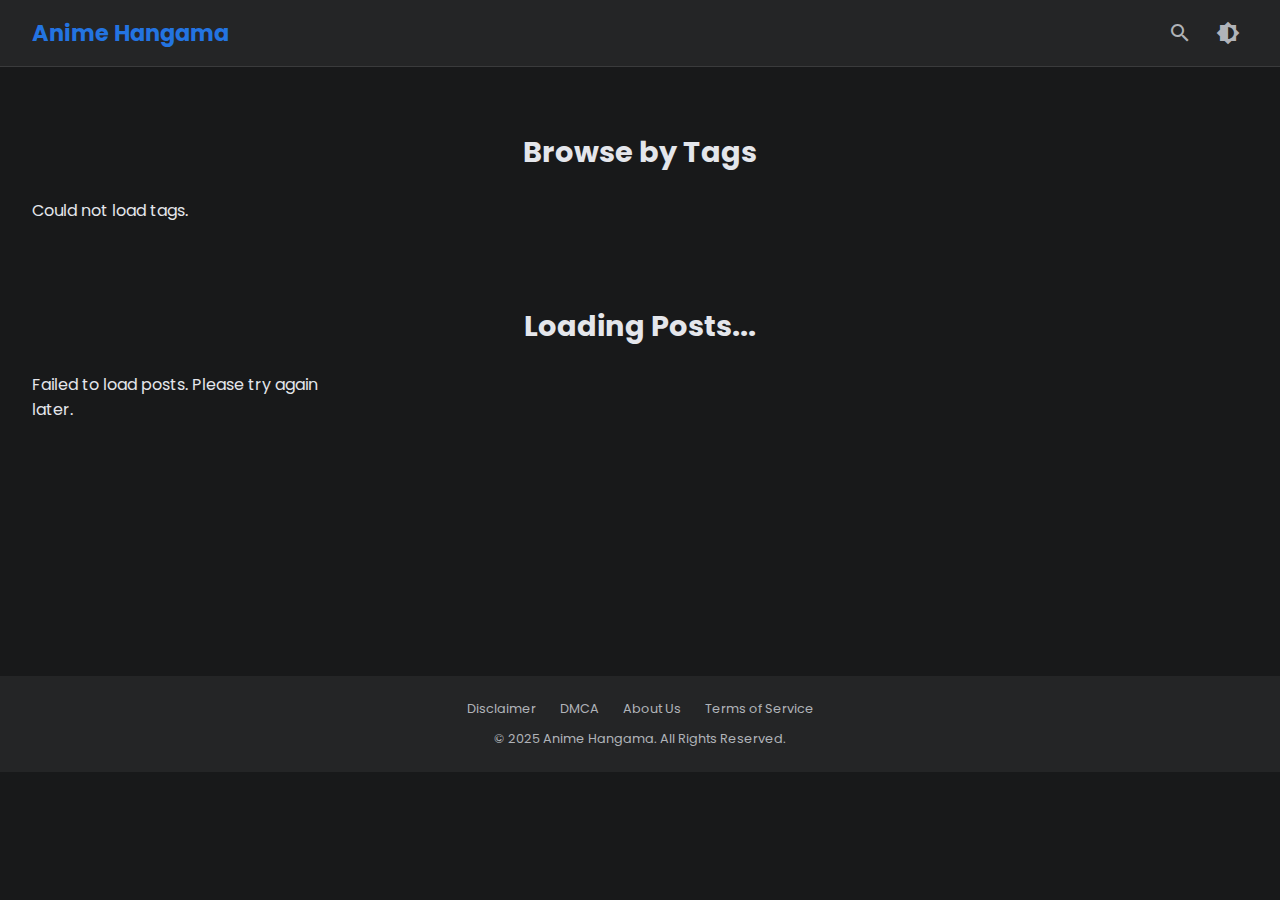
<file: index.html>
<!DOCTYPE html>
<html lang="en" data-theme="dark">
<head>
    <meta charset="UTF-8">
    <meta name="viewport" content="width=device-width, initial-scale=1.0">
    <title>Anime Hangama</title>
    <link href="https://fonts.googleapis.com/css2?family=Poppins:wght@400;600;700&display=swap" rel="stylesheet">
    <link href="https://fonts.googleapis.com/icon?family=Material+Icons" rel="stylesheet">
    <link rel="stylesheet" href="style.css">
</head>
<body>
    <header>
        <div class="container header-container">
            <a href="#" class="logo" id="logo">Anime Hangama</a>
            <nav>
                <div class="search-wrapper" id="searchWrapper">
                    <input type="text" id="searchInput" class="search-input" placeholder="Search..." aria-label="Search">
                    <ul id="search-history" role="listbox" aria-label="Search history"></ul>
                </div>
                <button class="search-icon-btn" id="searchIconBtn" aria-label="Toggle search"><i class="material-icons">search</i></button>
                <button class="theme-toggle-btn" id="themeToggle" aria-label="Toggle theme"><i class="material-icons">brightness_6</i></button>
            </nav>
        </div>
    </header>
    <main class="container">
        <div class="ad-space" id="ad-space-top"><p></p></div>
        <div class="filters-container">
            <h2 class="section-title">Browse by Tags</h2>
            <div class="tags-container">
                <div class="tags-slider" id="tagsSlider"></div>
            </div>
        </div>
        <h2 class="section-title" id="gridTitle">Latest Posts</h2>
        <div id="anime-grid"></div>
        <div class="pagination" id="pagination"></div>
        <div class="ad-space" id="ad-space-bottom"><p></p></div>
    </main>
    <footer>
        <div class="footer-links">
            <a href="disclaimer.html">Disclaimer</a>
            <a href="dmca.html">DMCA</a>
            <a href="about-us.html">About Us</a>
            <a href="terms-of-service.html">Terms of Service</a>
        </div>
        <p>© 2025 Anime Hangama. All Rights Reserved.</p>
    </footer>
    <script src="script.js"></script>
</body>
</html>
</file>
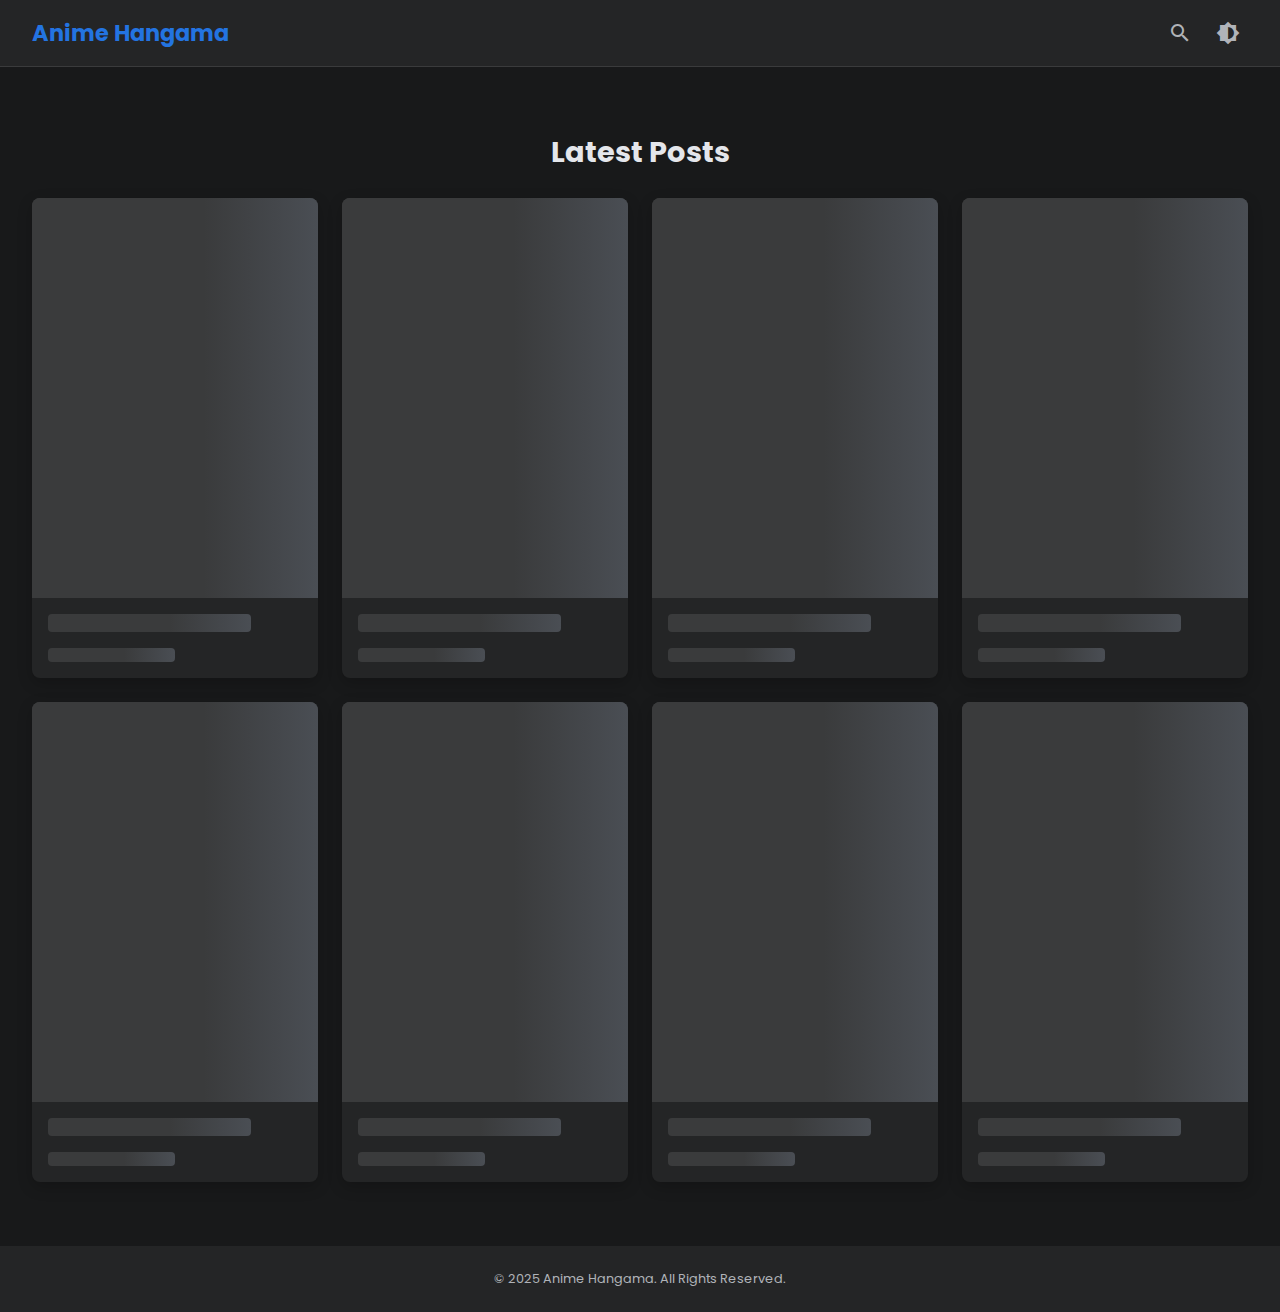
<file: Index.html>
<!DOCTYPE html>
<html lang="en" data-theme="dark">
<head>
    <meta charset="UTF-8">
    <meta name="viewport" content="width=device-width, initial-scale=1.0">
    <title>Anime Hangama</title>
    <link rel="stylesheet" href="style.css">
    <!-- Google Fonts & Icons -->
    <link href="https://fonts.googleapis.com/css2?family=Poppins:wght@400;600;700&display=swap" rel="stylesheet">
    <link href="https://fonts.googleapis.com/icon?family=Material+Icons" rel="stylesheet">
</head>
<body>

    <!-- ==================== Header ==================== -->
    <header>
        <div class="container header-container">
            <a href="#" class="logo">Anime Hangama</a>
            <nav>
                <div class="search-wrapper">
                    <input type="text" id="searchInput" class="search-input" placeholder="Search titles...">
                    <button class="search-icon-btn" id="searchIconBtn"><i class="material-icons">search</i></button>
                </div>
                <button class="theme-toggle-btn" id="themeToggle" title="Toggle Theme"><i class="material-icons">brightness_6</i></button>
            </nav>
        </div>
    </header>

    <main class="container">
        
        <!-- ==================== Ad Space (Top) ==================== -->
        <div class="ad-space" id="ad-space-top">
            <p><script type="text/javascript">
	atOptions = {
		'key' : '0dc39fcf5a51b8f5b9473304925acc62',
		'format' : 'iframe',
		'height' : 90,
		'width' : 728,
		'params' : {}
	};
</script>
<script type="text/javascript" src="//www.highperformanceformat.com/0dc39fcf5a51b8f5b9473304925acc62/invoke.js"></script></p>
        </div>

        <!-- ==================== Anime Grid Section ==================== -->
        <h2 class="section-title">Latest Posts</h2>
        <div id="anime-grid">
            <!-- Loading Spinner will be shown here initially -->
            <div class="grid-loader"></div>
        </div>
        
      
      
      <script async="async" data-cfasync="false" src="//pl27335470.profitableratecpm.com/2530496bd56455006dd04ad7f48ada10/invoke.js"></script>
      <div id="container-2530496bd56455006dd04ad7f48ada10"></div>
      
      
      
        <!-- ==================== Ad Space (Bottom) ==================== -->
        <div class="ad-space" id="ad-space-bottom">
            <p><script type="text/javascript">
	atOptions = {
		'key' : '9a3d6b9a7e39bbdf97996c8f632d7307',
		'format' : 'iframe',
		'height' : 250,
		'width' : 300,
		'params' : {}
	};
</script>
<script type="text/javascript" src="//www.highperformanceformat.com/9a3d6b9a7e39bbdf97996c8f632d7307/invoke.js"></script></p>
        </div>

    </main>

    <!-- ==================== Footer ==================== -->
    <footer>
        <p>© 2025 Anime Hangama. All Rights Reserved.</p>
    </footer>
  
  
  

    <!-- JavaScript File -->
    <script src="script.js"></script>
  
 
  
  
  
</body>
</html>
</file>
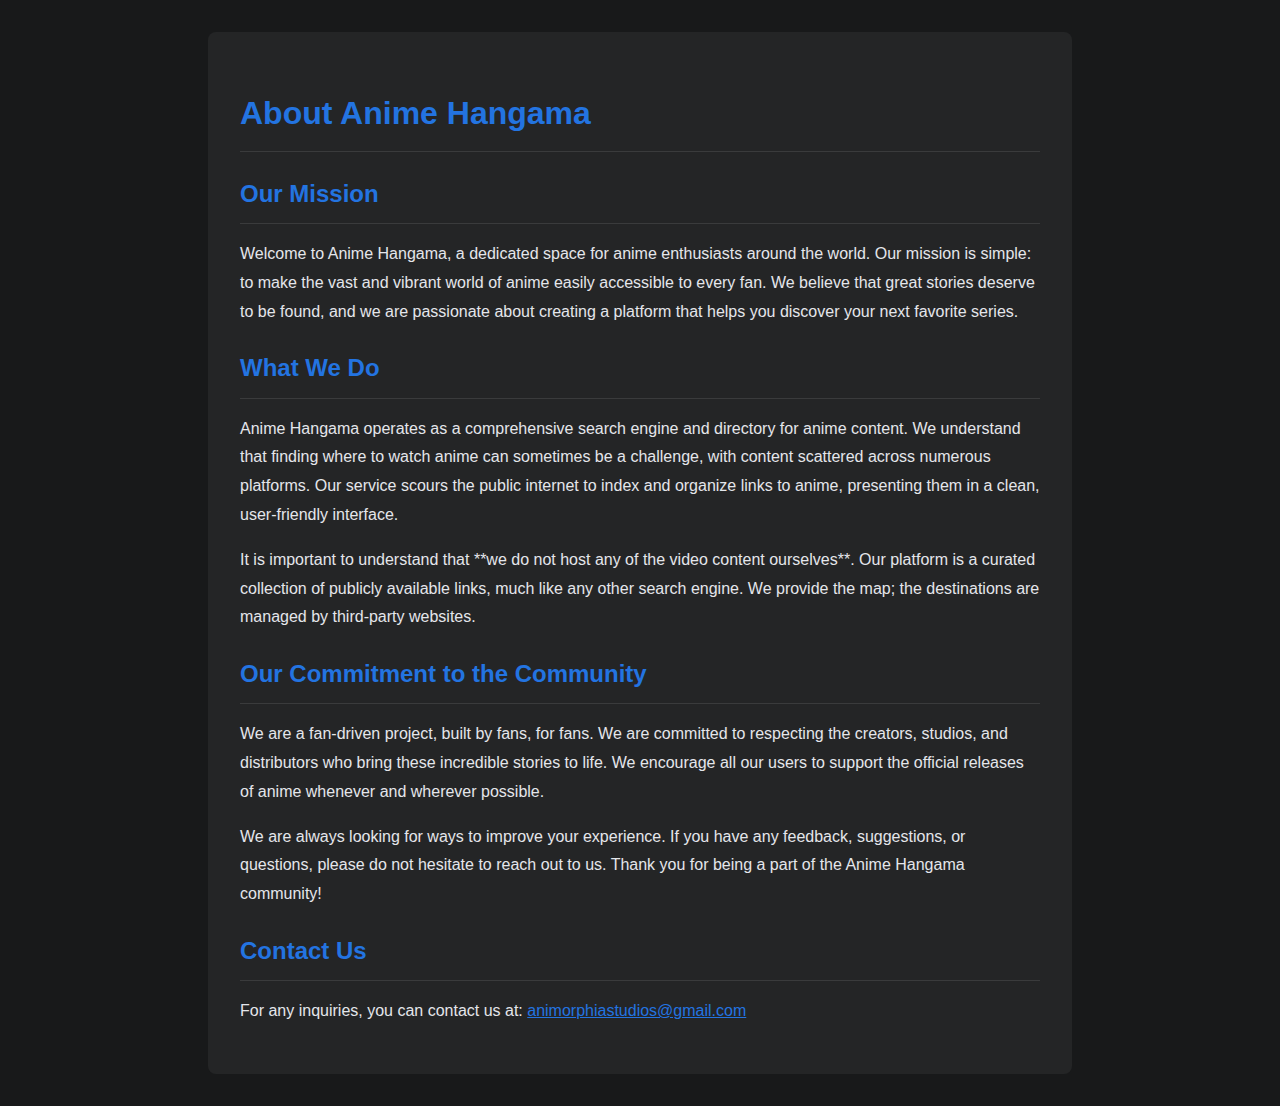
<file: about-us.html>
<!DOCTYPE html>
<html lang="en" data-theme="dark">
<head>
    <meta charset="UTF-8">
    <meta name="viewport" content="width=device-width, initial-scale=1.0">
    <title>About Us - Anime Hangama</title>
    <!-- यहाँ भी आप अपनी मुख्य वेबसाइट की CSS का लिंक डाल सकते हैं या नीचे दी गई स्टाइल का उपयोग कर सकते हैं -->
    <style>
        body { font-family: 'Poppins', sans-serif; background-color: #18191a; color: #e4e6eb; line-height: 1.8; }
        .container { max-width: 800px; margin: 2rem auto; padding: 2rem; background-color: #242526; border-radius: 8px; }
        h1, h2 { color: #2374e1; border-bottom: 1px solid #3a3b3c; padding-bottom: 0.5rem; margin-bottom: 1rem; }
        p { margin-bottom: 1rem; }
        a { color: #2374e1; }
    </style>
</head>
<body>
    <div class="container">
        <h1>About Anime Hangama</h1>

        <h2>Our Mission</h2>
        <p>Welcome to Anime Hangama, a dedicated space for anime enthusiasts around the world. Our mission is simple: to make the vast and vibrant world of anime easily accessible to every fan. We believe that great stories deserve to be found, and we are passionate about creating a platform that helps you discover your next favorite series.</p>
        
        <h2>What We Do</h2>
        <p>Anime Hangama operates as a comprehensive search engine and directory for anime content. We understand that finding where to watch anime can sometimes be a challenge, with content scattered across numerous platforms. Our service scours the public internet to index and organize links to anime, presenting them in a clean, user-friendly interface.</p>
        
        <p>It is important to understand that **we do not host any of the video content ourselves**. Our platform is a curated collection of publicly available links, much like any other search engine. We provide the map; the destinations are managed by third-party websites.</p>

        <h2>Our Commitment to the Community</h2>
        <p>We are a fan-driven project, built by fans, for fans. We are committed to respecting the creators, studios, and distributors who bring these incredible stories to life. We encourage all our users to support the official releases of anime whenever and wherever possible.</p>
        
        <p>We are always looking for ways to improve your experience. If you have any feedback, suggestions, or questions, please do not hesitate to reach out to us. Thank you for being a part of the Anime Hangama community!</p>

        <h2>Contact Us</h2>
        <p>For any inquiries, you can contact us at: <a href="mailto:animorphiastudios@gmail.com">animorphiastudios@gmail.com</a></p>
    </div>
</body>
</html>
</file>
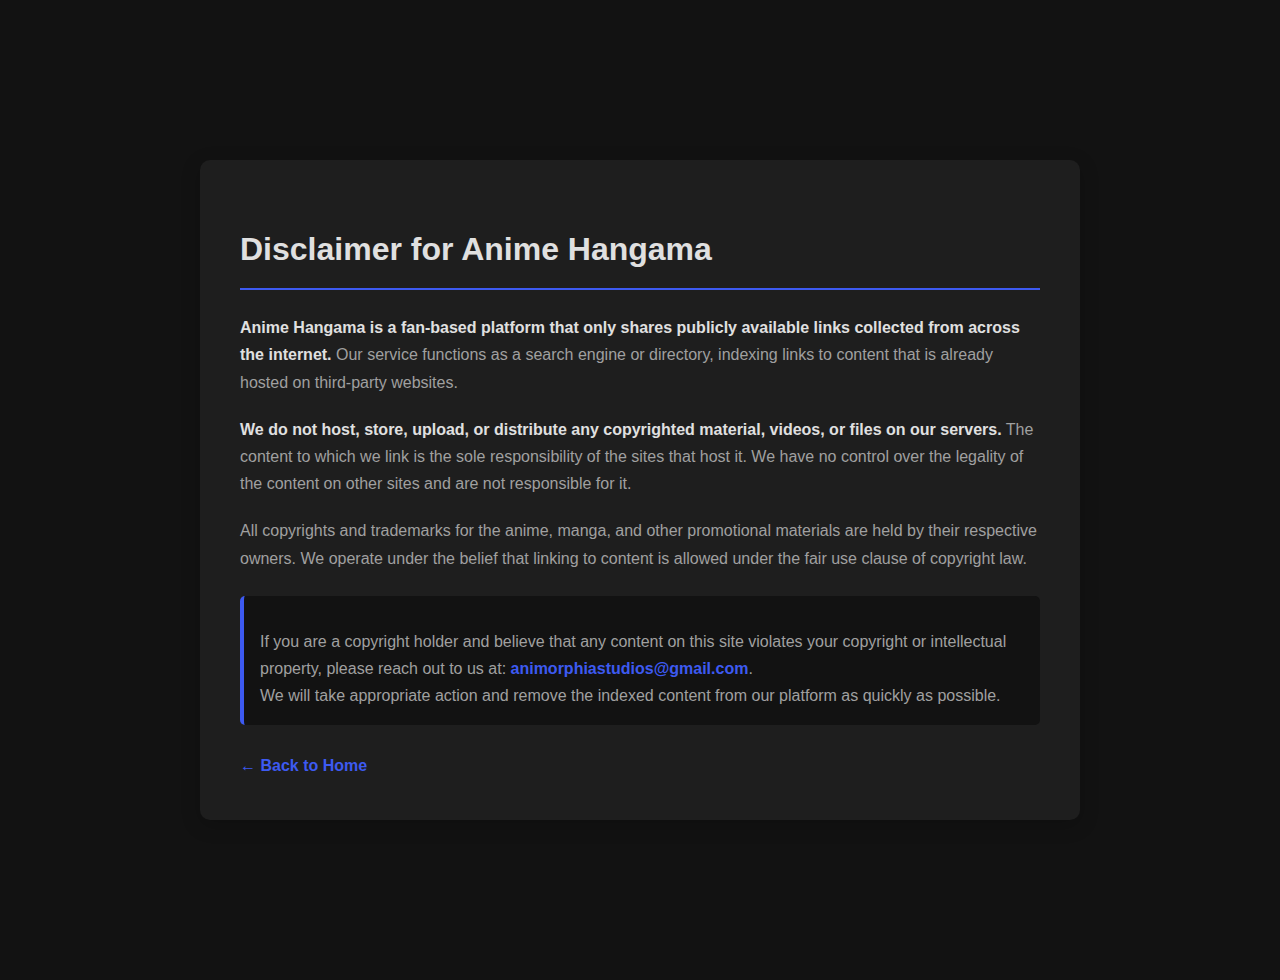
<file: disclaimer.html>
<!DOCTYPE html>
<html lang="en" data-theme="dark">
<head>
    <meta charset="UTF-8">
    <meta name="viewport" content="width=device-width, initial-scale=1.0">
    <title>Disclaimer - Anime Hangama</title>
    <!-- बेसिक स्टाइलिंग ताकि पेज अच्छा दिखे -->
    <style>
        :root {
            --font-family: 'Poppins', sans-serif;
        }
        html[data-theme="light"] {
            --bg-primary: #f5f5f5; --bg-secondary: #ffffff;
            --text-primary: #121212; --text-secondary: #555;
            --accent-color: #007BFF;
        }
        html[data-theme="dark"] {
            --bg-primary: #121212; --bg-secondary: #1e1e1e;
            --text-primary: #e0e0e0; --text-secondary: #a0a0a0;
            --accent-color: #3d5af1;
        }
        body {
            background-color: var(--bg-primary);
            color: var(--text-primary);
            font-family: var(--font-family, sans-serif);
            line-height: 1.7;
            padding: 2rem;
            display: flex;
            align-items: center;
            justify-content: center;
            min-height: 100vh;
        }
        .container {
            max-width: 800px;
            width: 100%;
            background-color: var(--bg-secondary);
            padding: 2.5rem;
            border-radius: 10px;
            box-shadow: 0 5px 20px rgba(0,0,0,0.2);
        }
        h1 { 
            color: var(--text-primary); 
            border-bottom: 2px solid var(--accent-color); 
            padding-bottom: 0.75rem; 
            margin-bottom: 1.5rem;
            font-size: 2rem;
        }
        p { margin-bottom: 1.25rem; color: var(--text-secondary); }
        strong { color: var(--text-primary); }
        .contact-info {
            background-color: var(--bg-primary);
            padding: 1rem;
            border-left: 4px solid var(--accent-color);
            margin-top: 1.5rem;
            border-radius: 5px;
        }
        a { color: var(--accent-color); text-decoration: none; font-weight: bold; }
        a:hover { text-decoration: underline; }
    </style>
</head>
<body>

    <div class="container">
        <h1>Disclaimer for Anime Hangama</h1>

        <p><strong>Anime Hangama is a fan-based platform that only shares publicly available links collected from across the internet.</strong> Our service functions as a search engine or directory, indexing links to content that is already hosted on third-party websites.</p>

        <p><strong>We do not host, store, upload, or distribute any copyrighted material, videos, or files on our servers.</strong> The content to which we link is the sole responsibility of the sites that host it. We have no control over the legality of the content on other sites and are not responsible for it.</p>
        
        <p>All copyrights and trademarks for the anime, manga, and other promotional materials are held by their respective owners. We operate under the belief that linking to content is allowed under the fair use clause of copyright law.</p>

        <div class="contact-info">
            <p style="margin-bottom: 0;">If you are a copyright holder and believe that any content on this site violates your copyright or intellectual property, please reach out to us at:
            <strong><a href="mailto:animorphiastudios@gmail.com">animorphiastudios@gmail.com</a></strong>.
            <br>We will take appropriate action and remove the indexed content from our platform as quickly as possible.</p>
        </div>

        <br>
        <a href="index.html">← Back to Home</a>
    </div>

</body>
</html>
</file>
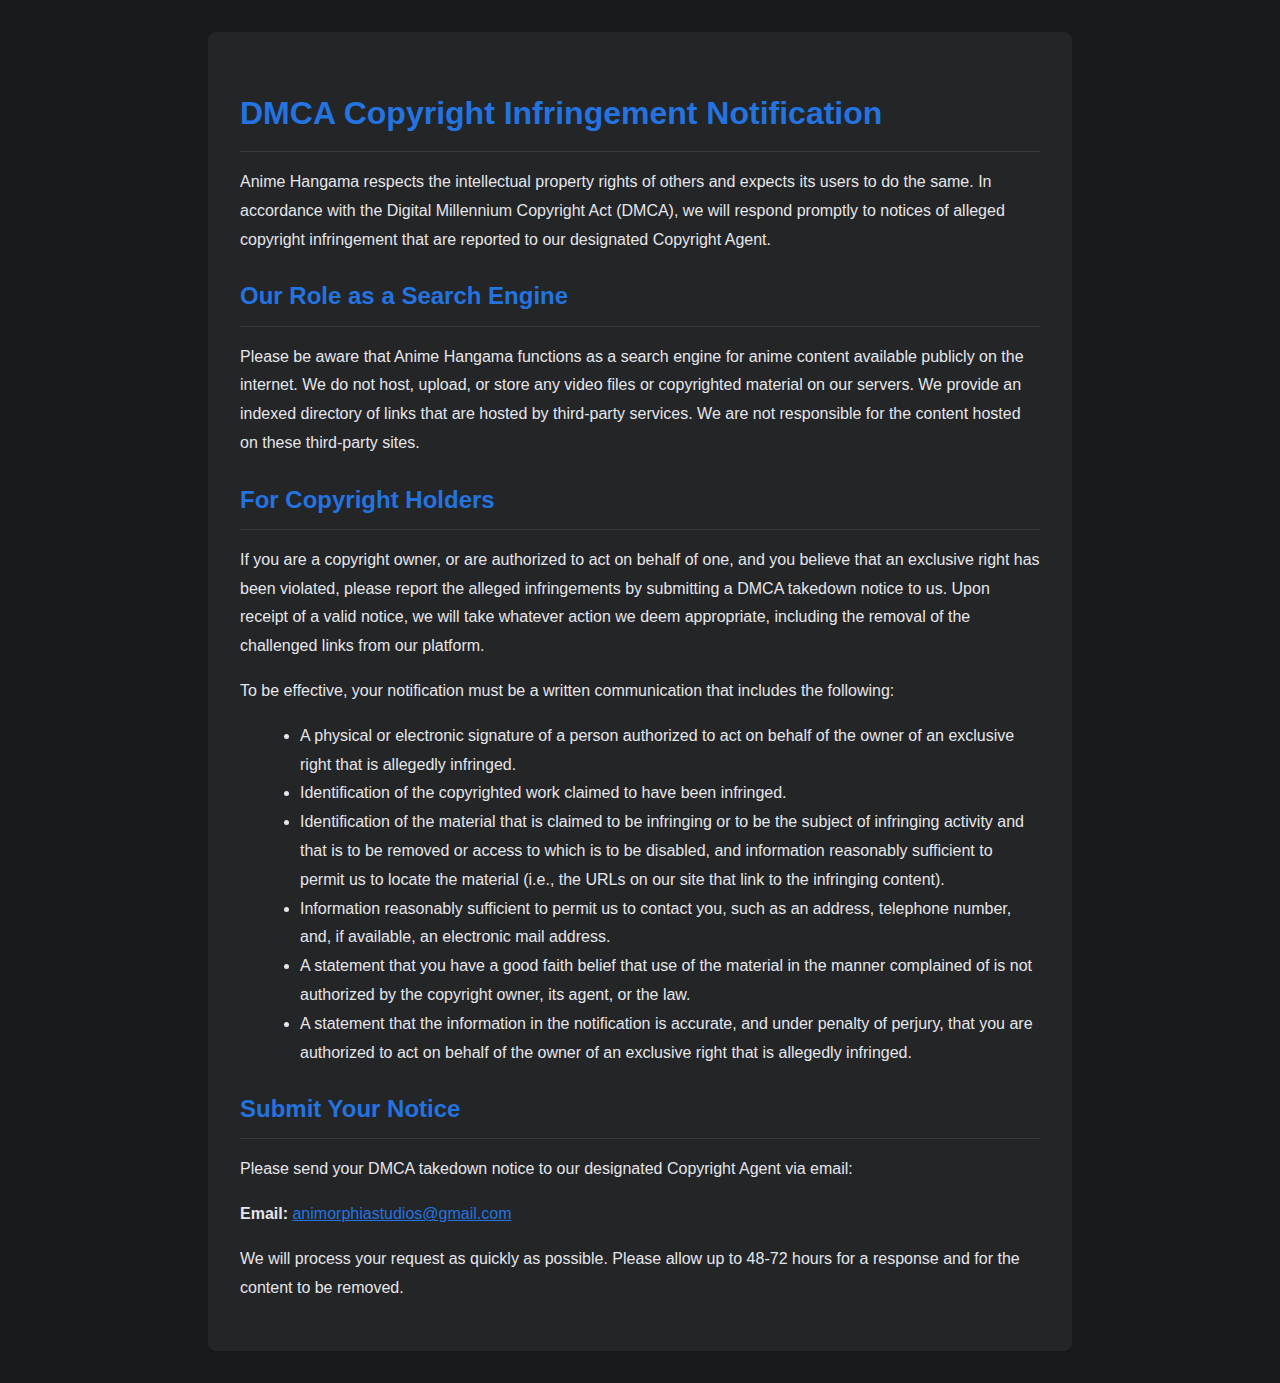
<file: dmca.html>
<!DOCTYPE html>
<html lang="en" data-theme="dark">
<head>
    <meta charset="UTF-8">
    <meta name="viewport" content="width=device-width, initial-scale=1.0">
    <title>DMCA Policy - Anime Hangama</title>
    <!-- यहाँ आप अपनी मुख्य वेबसाइट की CSS का लिंक डाल सकते हैं या नीचे दी गई स्टाइल का उपयोग कर सकते हैं -->
    <style>
        body { font-family: 'Poppins', sans-serif; background-color: #18191a; color: #e4e6eb; line-height: 1.8; }
        .container { max-width: 800px; margin: 2rem auto; padding: 2rem; background-color: #242526; border-radius: 8px; }
        h1, h2 { color: #2374e1; border-bottom: 1px solid #3a3b3c; padding-bottom: 0.5rem; margin-bottom: 1rem; }
        p { margin-bottom: 1rem; }
        a { color: #2374e1; }
        ul { margin-left: 20px; margin-bottom: 1rem; }
    </style>
</head>
<body>
    <div class="container">
        <h1>DMCA Copyright Infringement Notification</h1>
        
        <p>Anime Hangama respects the intellectual property rights of others and expects its users to do the same. In accordance with the Digital Millennium Copyright Act (DMCA), we will respond promptly to notices of alleged copyright infringement that are reported to our designated Copyright Agent.</p>

        <h2>Our Role as a Search Engine</h2>
        <p>Please be aware that Anime Hangama functions as a search engine for anime content available publicly on the internet. We do not host, upload, or store any video files or copyrighted material on our servers. We provide an indexed directory of links that are hosted by third-party services. We are not responsible for the content hosted on these third-party sites.</p>

        <h2>For Copyright Holders</h2>
        <p>If you are a copyright owner, or are authorized to act on behalf of one, and you believe that an exclusive right has been violated, please report the alleged infringements by submitting a DMCA takedown notice to us. Upon receipt of a valid notice, we will take whatever action we deem appropriate, including the removal of the challenged links from our platform.</p>
        
        <p>To be effective, your notification must be a written communication that includes the following:</p>
        <ul>
            <li>A physical or electronic signature of a person authorized to act on behalf of the owner of an exclusive right that is allegedly infringed.</li>
            <li>Identification of the copyrighted work claimed to have been infringed.</li>
            <li>Identification of the material that is claimed to be infringing or to be the subject of infringing activity and that is to be removed or access to which is to be disabled, and information reasonably sufficient to permit us to locate the material (i.e., the URLs on our site that link to the infringing content).</li>
            <li>Information reasonably sufficient to permit us to contact you, such as an address, telephone number, and, if available, an electronic mail address.</li>
            <li>A statement that you have a good faith belief that use of the material in the manner complained of is not authorized by the copyright owner, its agent, or the law.</li>
            <li>A statement that the information in the notification is accurate, and under penalty of perjury, that you are authorized to act on behalf of the owner of an exclusive right that is allegedly infringed.</li>
        </ul>

        <h2>Submit Your Notice</h2>
        <p>Please send your DMCA takedown notice to our designated Copyright Agent via email:</p>
        <p><strong>Email:</strong> <a href="mailto:animorphiastudios@gmail.com">animorphiastudios@gmail.com</a></p>
        
        <p>We will process your request as quickly as possible. Please allow up to 48-72 hours for a response and for the content to be removed.</p>
    </div>
</body>
</html>
</file>
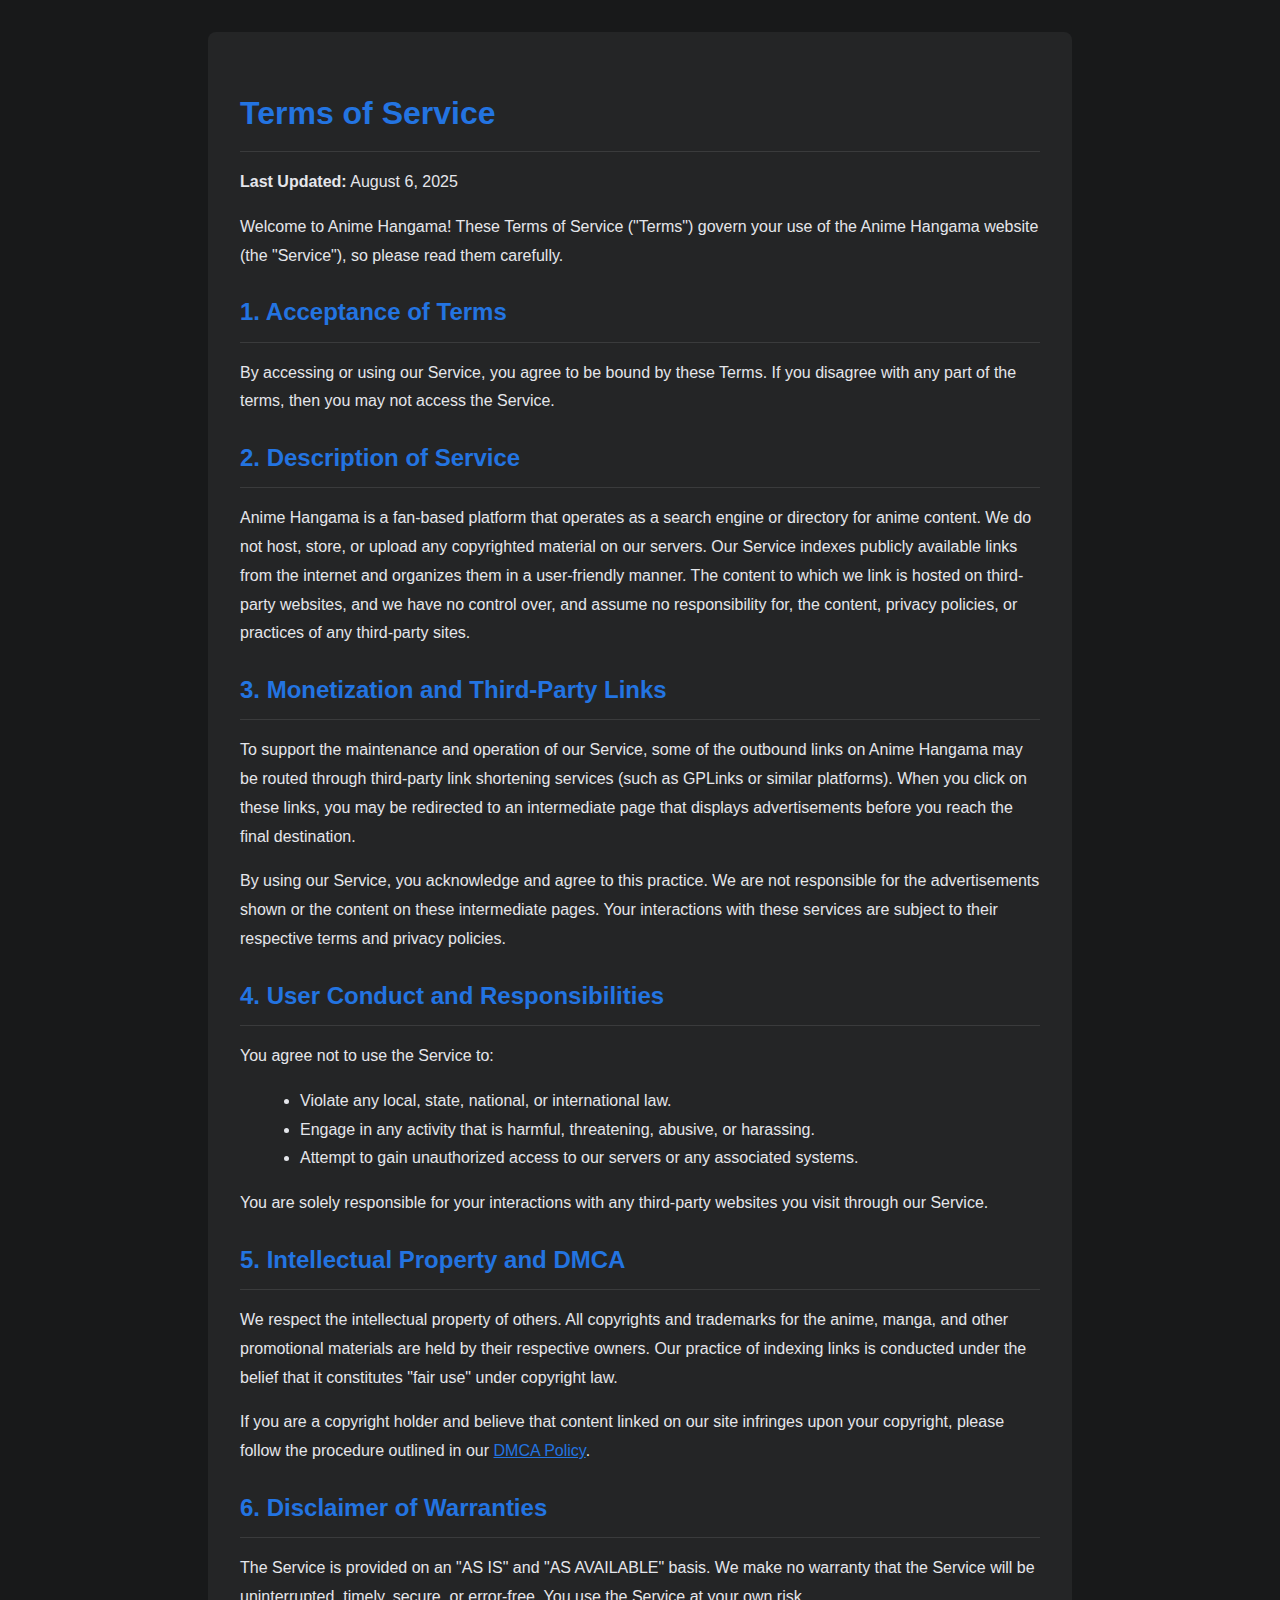
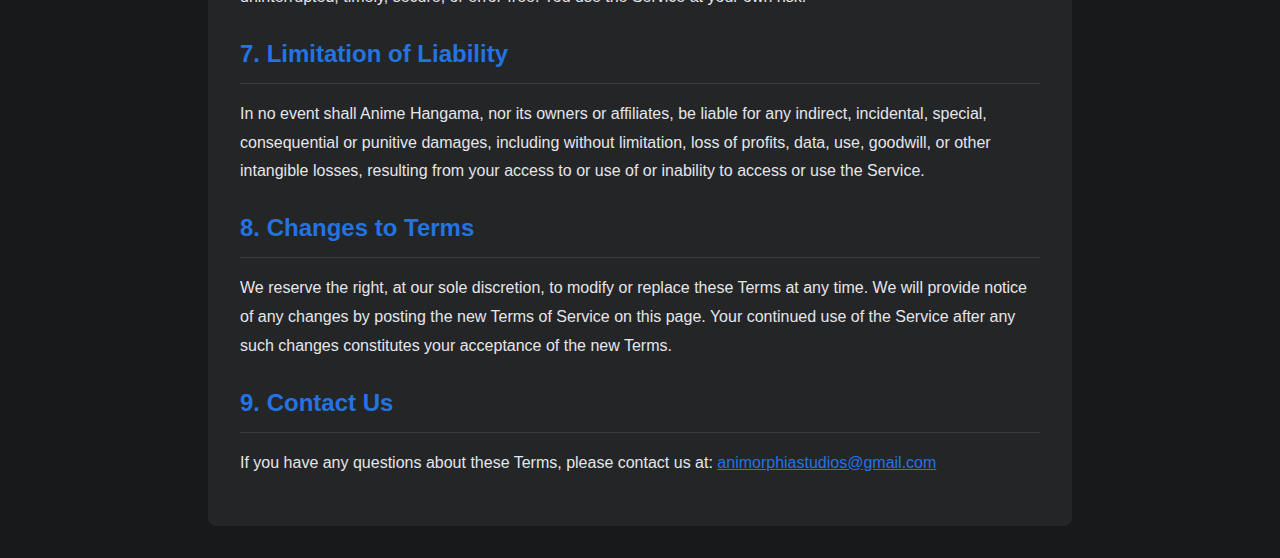
<file: terms-of-service.html>
<!DOCTYPE html>
<html lang="en" data-theme="dark">
<head>
    <meta charset="UTF-8">
    <meta name="viewport" content="width=device-width, initial-scale=1.0">
    <title>Terms of Service - Anime Hangama</title>
    <!-- आप अपनी मुख्य वेबसाइट की CSS का लिंक यहाँ डाल सकते हैं -->
    <style>
        body { font-family: 'Poppins', sans-serif; background-color: #18191a; color: #e4e6eb; line-height: 1.8; }
        .container { max-width: 800px; margin: 2rem auto; padding: 2rem; background-color: #242526; border-radius: 8px; }
        h1, h2 { color: #2374e1; border-bottom: 1px solid #3a3b3c; padding-bottom: 0.5rem; margin-bottom: 1rem; }
        p { margin-bottom: 1rem; }
        a { color: #2374e1; }
        ul { margin-left: 20px; margin-bottom: 1rem; }
    </style>
</head>
<body>
    <div class="container">
        <h1>Terms of Service</h1>
        <p><strong>Last Updated:</strong> August 6, 2025</p>

        <p>Welcome to Anime Hangama! These Terms of Service ("Terms") govern your use of the Anime Hangama website (the "Service"), so please read them carefully.</p>

        <h2>1. Acceptance of Terms</h2>
        <p>By accessing or using our Service, you agree to be bound by these Terms. If you disagree with any part of the terms, then you may not access the Service.</p>

        <h2>2. Description of Service</h2>
        <p>Anime Hangama is a fan-based platform that operates as a search engine or directory for anime content. We do not host, store, or upload any copyrighted material on our servers. Our Service indexes publicly available links from the internet and organizes them in a user-friendly manner. The content to which we link is hosted on third-party websites, and we have no control over, and assume no responsibility for, the content, privacy policies, or practices of any third-party sites.</p>

        <h2>3. Monetization and Third-Party Links</h2>
        <p>To support the maintenance and operation of our Service, some of the outbound links on Anime Hangama may be routed through third-party link shortening services (such as GPLinks or similar platforms). When you click on these links, you may be redirected to an intermediate page that displays advertisements before you reach the final destination.</p>
        <p>By using our Service, you acknowledge and agree to this practice. We are not responsible for the advertisements shown or the content on these intermediate pages. Your interactions with these services are subject to their respective terms and privacy policies.</p>

        <h2>4. User Conduct and Responsibilities</h2>
        <p>You agree not to use the Service to:</p>
        <ul>
            <li>Violate any local, state, national, or international law.</li>
            <li>Engage in any activity that is harmful, threatening, abusive, or harassing.</li>
            <li>Attempt to gain unauthorized access to our servers or any associated systems.</li>
        </ul>
        <p>You are solely responsible for your interactions with any third-party websites you visit through our Service.</p>

        <h2>5. Intellectual Property and DMCA</h2>
        <p>We respect the intellectual property of others. All copyrights and trademarks for the anime, manga, and other promotional materials are held by their respective owners. Our practice of indexing links is conducted under the belief that it constitutes "fair use" under copyright law.</p>
        <p>If you are a copyright holder and believe that content linked on our site infringes upon your copyright, please follow the procedure outlined in our <a href="/dmca.html">DMCA Policy</a>.</p>

        <h2>6. Disclaimer of Warranties</h2>
        <p>The Service is provided on an "AS IS" and "AS AVAILABLE" basis. We make no warranty that the Service will be uninterrupted, timely, secure, or error-free. You use the Service at your own risk.</p>

        <h2>7. Limitation of Liability</h2>
        <p>In no event shall Anime Hangama, nor its owners or affiliates, be liable for any indirect, incidental, special, consequential or punitive damages, including without limitation, loss of profits, data, use, goodwill, or other intangible losses, resulting from your access to or use of or inability to access or use the Service.</p>

        <h2>8. Changes to Terms</h2>
        <p>We reserve the right, at our sole discretion, to modify or replace these Terms at any time. We will provide notice of any changes by posting the new Terms of Service on this page. Your continued use of the Service after any such changes constitutes your acceptance of the new Terms.</p>

        <h2>9. Contact Us</h2>
        <p>If you have any questions about these Terms, please contact us at: <a href="mailto:animorphiastudios@gmail.com">animorphiastudios@gmail.com</a></p>
    </div>
</body>
</html>
</file>
<file: style.css>
/* ==========================================================================
   1. Root Variables and Basic Setup (रंग, फॉन्ट, आदि की बेसिक सेटिंग्स)
   ========================================================================== */

:root {
    /* Fonts and Transitions */
    --font-family: 'Poppins', sans-serif;
    --radius-1: 8px;      /* Standard border radius */
    --radius-2: 50px;     /* Fully rounded radius for bubbles/pills */
    --transition-1: 0.2s ease; /* Fast transition for hovers */
    --transition-2: 0.4s ease; /* Slower transition for animations like search */
}

/* Light Theme Colors */
html[data-theme="light"] {
    --bg-primary: #f0f2f5;           /* Main background */
    --bg-secondary: #ffffff;         /* Card, header, footer background */
    --text-primary: #1c1e21;         /* Main text color */
    --text-secondary: #65676b;       /* Subdued text color */
    --border-color: #e0e0e0;         /* Border color for elements */
    --accent-color: #1877f2;         /* Main brand color (e.g., links, active states) */
    --skeleton-glow-color: #f5f5f5;  /* Glow color for skeleton loader in light mode */
}

/* Dark Theme Colors */
html[data-theme="dark"] {
    --bg-primary: #18191a;
    --bg-secondary: #242526;
    --text-primary: #e4e6eb;
    --text-secondary: #b0b3b8;
    --border-color: #3a3b3c;
    --accent-color: #2374e1;
    --skeleton-glow-color: #4a4e54;
}

/* Global Reset */
* {
    margin: 0;
    padding: 0;
    box-sizing: border-box;
}

/* Body and Global Styles */
body {
    background-color: var(--bg-primary);
    color: var(--text-primary);
    font-family: var(--font-family);
    transition: background-color var(--transition-1), color var(--transition-1);
}

.container {
    width: 95%;
    max-width: 1300px;
    margin-left: auto;
    margin-right: auto;
}

a {
    color: var(--accent-color);
    text-decoration: none;
}


/* ==========================================================================
   2. Header & Navigation (हेडर की स्टाइलिंग)
   ========================================================================== */

header {
    background-color: var(--bg-secondary);
    border-bottom: 1px solid var(--border-color);
    padding: 0.8rem 0;
    position: sticky;
    top: 0;
    z-index: 100;
    overflow-x: clip; /* Prevents logo from showing when it slides out */
}

.header-container {
    display: flex;
    justify-content: space-between;
    align-items: center;
}

.logo {
    font-size: 1.4rem;
    font-weight: 700;
    color: var(--accent-color);
    white-space: nowrap; /* Prevents the name from breaking into two lines */
    transition: all var(--transition-2);
}

/* This class is added by JS to slide the logo out */
.logo.search-active {
    margin-left: -150%;
    opacity: 0;
    pointer-events: none; /* Makes the invisible logo unclickable */
}

nav {
    display: flex;
    align-items: center;
    gap: 0.5rem;
}

.search-wrapper {
    position: relative;
    display: flex;
    align-items: center;
}

.search-input {
    width: 0; /* Initially hidden */
    padding: 0.6rem 0;
    border: 1px solid transparent;
    border-radius: var(--radius-2);
    font-size: 0.9rem;
    color: var(--text-primary);
    background-color: var(--bg-primary);
    transition: all var(--transition-2);
    opacity: 0; /* Initially invisible */
    vertical-align: middle;
}

/* This class is added by JS to show the search input */
.search-input.active {
    width: 200px;
    padding: 0.6rem 1rem;
    opacity: 1;
    border-color: var(--border-color);
}

.search-icon-btn,
.theme-toggle-btn {
    background: none;
    border: none;
    cursor: pointer;
    color: var(--text-secondary);
    display: flex;
    align-items: center;
    padding: 0.5rem;
}


/* ==========================================================================
   3. Search History (सर्च हिस्ट्री ड्रॉपडाउन की स्टाइलिंग)
   ========================================================================== */

#search-history {
    position: absolute;
    top: calc(100% + 5px); /* Positioned below the search bar */
    right: 0;
    width: 250px;
    background-color: var(--bg-secondary);
    border: 1px solid var(--border-color);
    border-radius: var(--radius-1);
    box-shadow: 0 4px 12px rgba(0,0,0,0.2);
    display: none; /* Hidden by default, shown by JS */
    z-index: 110;
    list-style: none;
}

.history-item {
    padding: 0.75rem 1rem;
    display: flex;
    justify-content: space-between;
    align-items: center;
    cursor: pointer;
    transition: background-color var(--transition-1);
}

.history-item:hover {
    background-color: var(--bg-primary);
}

.history-item .remove-history {
    color: #f85149; /* A distinct danger color */
    font-size: 1.2rem;
    cursor: pointer;
}


/* ==========================================================================
   4. Tags Slider (टैग्स/कैटेगरी की स्टाइलिंग)
   ========================================================================== */

.filters-container {
    margin: 2rem 0;
}

.section-title {
    text-align: center;
    font-size: 1.8rem;
    margin-bottom: 1.5rem;
}

.tags-container {
    height: 75px; /* Fixed height for two lines of tags */
    overflow-y: hidden;
    position: relative;
}

.tags-slider {
    display: flex;
    flex-direction: column; /* Lays out tags top-to-bottom */
    flex-wrap: wrap;         /* Allows tags to wrap into new "columns" */
    align-content: flex-start; /* Starts filling from the left */
    overflow-x: auto;          /* Enables horizontal scrolling */
    -ms-overflow-style: none;  /* Hides scrollbar on IE/Edge */
    scrollbar-width: none;     /* Hides scrollbar on Firefox */
    scroll-behavior: smooth;   /* Smooth scrolling effect */
    height: 100%;
    padding-bottom: 1rem;      /* Extra space to hide scrollbar remnants */
}

.tags-slider::-webkit-scrollbar {
    display: none; /* Hides scrollbar on Chrome/Safari */
}

.tag-bubble {
    padding: 0.5rem 1rem;
    background: var(--bg-secondary);
    border: 1px solid var(--border-color);
    border-radius: var(--radius-2);
    color: var(--text-secondary);
    font-weight: 600;
    cursor: pointer;
    transition: var(--transition-1);
    white-space: nowrap; /* Prevents tag text from wrapping */
    flex-shrink: 0;      /* Prevents tags from shrinking */
    margin-right: 0.75rem;
    margin-bottom: 0.75rem;
    height: fit-content;
}

.tag-bubble:hover {
    border-color: var(--accent-color);
    color: var(--text-primary);
}

.tag-bubble.active {
    background-color: var(--accent-color);
    color: #fff;
    border-color: var(--accent-color);
}


/* ==========================================================================
   5. Anime Grid & Cards (एनीमे कार्ड्स की स्टाइलिंग)
   ========================================================================== */

#anime-grid {
    display: grid;
    grid-template-columns: repeat(auto-fill, minmax(240px, 1fr));
    gap: 1.5rem;
    min-height: 200px;
}

.anime-card {
    background-color: var(--bg-secondary);
    border-radius: var(--radius-1);
    overflow: hidden;
    box-shadow: 0 5px 15px rgba(0,0,0,0.2);
    transition: transform var(--transition-1);
    cursor: pointer;
}

.anime-card:hover {
    transform: translateY(-8px);
}

.card-img-wrapper {
    width: 100%;
    padding-top: 140%; /* Creates a 10:14 aspect ratio for the image container */
    position: relative;
    background-color: var(--border-color);
}

.card-img-wrapper img {
    position: absolute;
    top: 0;
    left: 0;
    width: 100%;
    height: 100%;
    object-fit: cover; /* Ensures the image covers the area without distortion */
}

.card-content {
    padding: 1rem;
}

.card-title {
    font-size: 1.1rem;
    font-weight: 600;
    margin-bottom: 1rem;
}

.card-footer {
    display: flex;
    justify-content: space-between;
    align-items: center;
}

.view-count {
    display: flex;
    align-items: center;
    gap: 0.3rem;
    color: var(--text-secondary);
}


/* ==========================================================================
   6. Pagination (पेज नंबर की स्टाइलिंग)
   ========================================================================== */

.pagination {
    display: flex;
    justify-content: center;
    align-items: center;
    gap: 0.5rem;
    margin-top: 2.5rem;
    flex-wrap: wrap;
}

.page-btn {
    padding: 0.6rem 1rem;
    background: var(--bg-secondary);
    border: 1px solid var(--border-color);
    border-radius: var(--radius-1);
    color: var(--text-secondary);
    font-weight: 600;
    cursor: pointer;
}

.page-btn:disabled {
    cursor: not-allowed;
    opacity: 0.5;
}

.page-btn.active {
    background-color: var(--accent-color);
    color: #fff;
}
.pagination-dots {
    padding: 0.6rem 0;
    color: var(--text-secondary);
}


/* ==========================================================================
   7. Ad Space & Footer (विज्ञापन और फुटर की स्टाइलिंग)
   ========================================================================== */

.ad-space {
    display: none; /* Hidden by default */
    justify-content: center;
    margin: 2rem auto;
}

/* This rule makes the ad space visible only if it has content inside */
.ad-space:not(:empty) {
    display: flex;
}

/* Ensures the ad itself is responsive and doesn't overflow its container */
.ad-space > * {
    max-width: 100%;
}

footer {
    text-align: center;
    padding: 1.5rem 0;
    margin-top: 2rem;
    background-color: var(--bg-secondary);
}

.footer-links {
    display: flex;
    justify-content: center;
    gap: 1.5rem;
    margin-bottom: 0.8rem;
}

.footer-links a {
    color: var(--text-secondary);
    font-size: 0.8rem;
}

footer p {
    color: var(--text-secondary);
    font-size: 0.8rem;
}


/* ==========================================================================
   8. Skeleton Loaders (लोडिंग एनीमेशन की स्टाइलिंग)
   ========================================================================== */

/* Skeleton for Anime Cards */
.skeleton-card {
    background-color: var(--bg-secondary);
    border-radius: var(--radius-1);
    overflow: hidden;
}
.skeleton-image {
    width: 100%;
    padding-top: 140%;
    background: var(--border-color);
}
.skeleton-content {
    padding: 1rem;
}
.skeleton-title {
    height: 1.1rem;
    width: 80%;
    background: var(--border-color);
    border-radius: 4px;
    margin-bottom: 1rem;
}
.skeleton-footer {
    height: 0.9rem;
    width: 50%;
    background: var(--border-color);
    border-radius: 4px;
}

/* Skeleton for Tags */
.tags-slider.loading .tag-bubble {
    background-color: var(--border-color);
    color: transparent;
    user-select: none;
}

/* The glowing animation for all skeletons */
.skeleton-card .skeleton-image,
.skeleton-card .skeleton-title,
.skeleton-card .skeleton-footer,
.tags-slider.loading .tag-bubble {
    background-image: linear-gradient(90deg, 
        var(--border-color) 30%, 
        var(--skeleton-glow-color) 50%, 
        var(--border-color) 70%);
    background-size: 200% 100%;
    animation: skeleton-glow 2.5s infinite linear; 
}

@keyframes skeleton-glow {
    0% { background-position: 150% 0; } 
    100% { background-position: -150% 0; }
}
</file>
